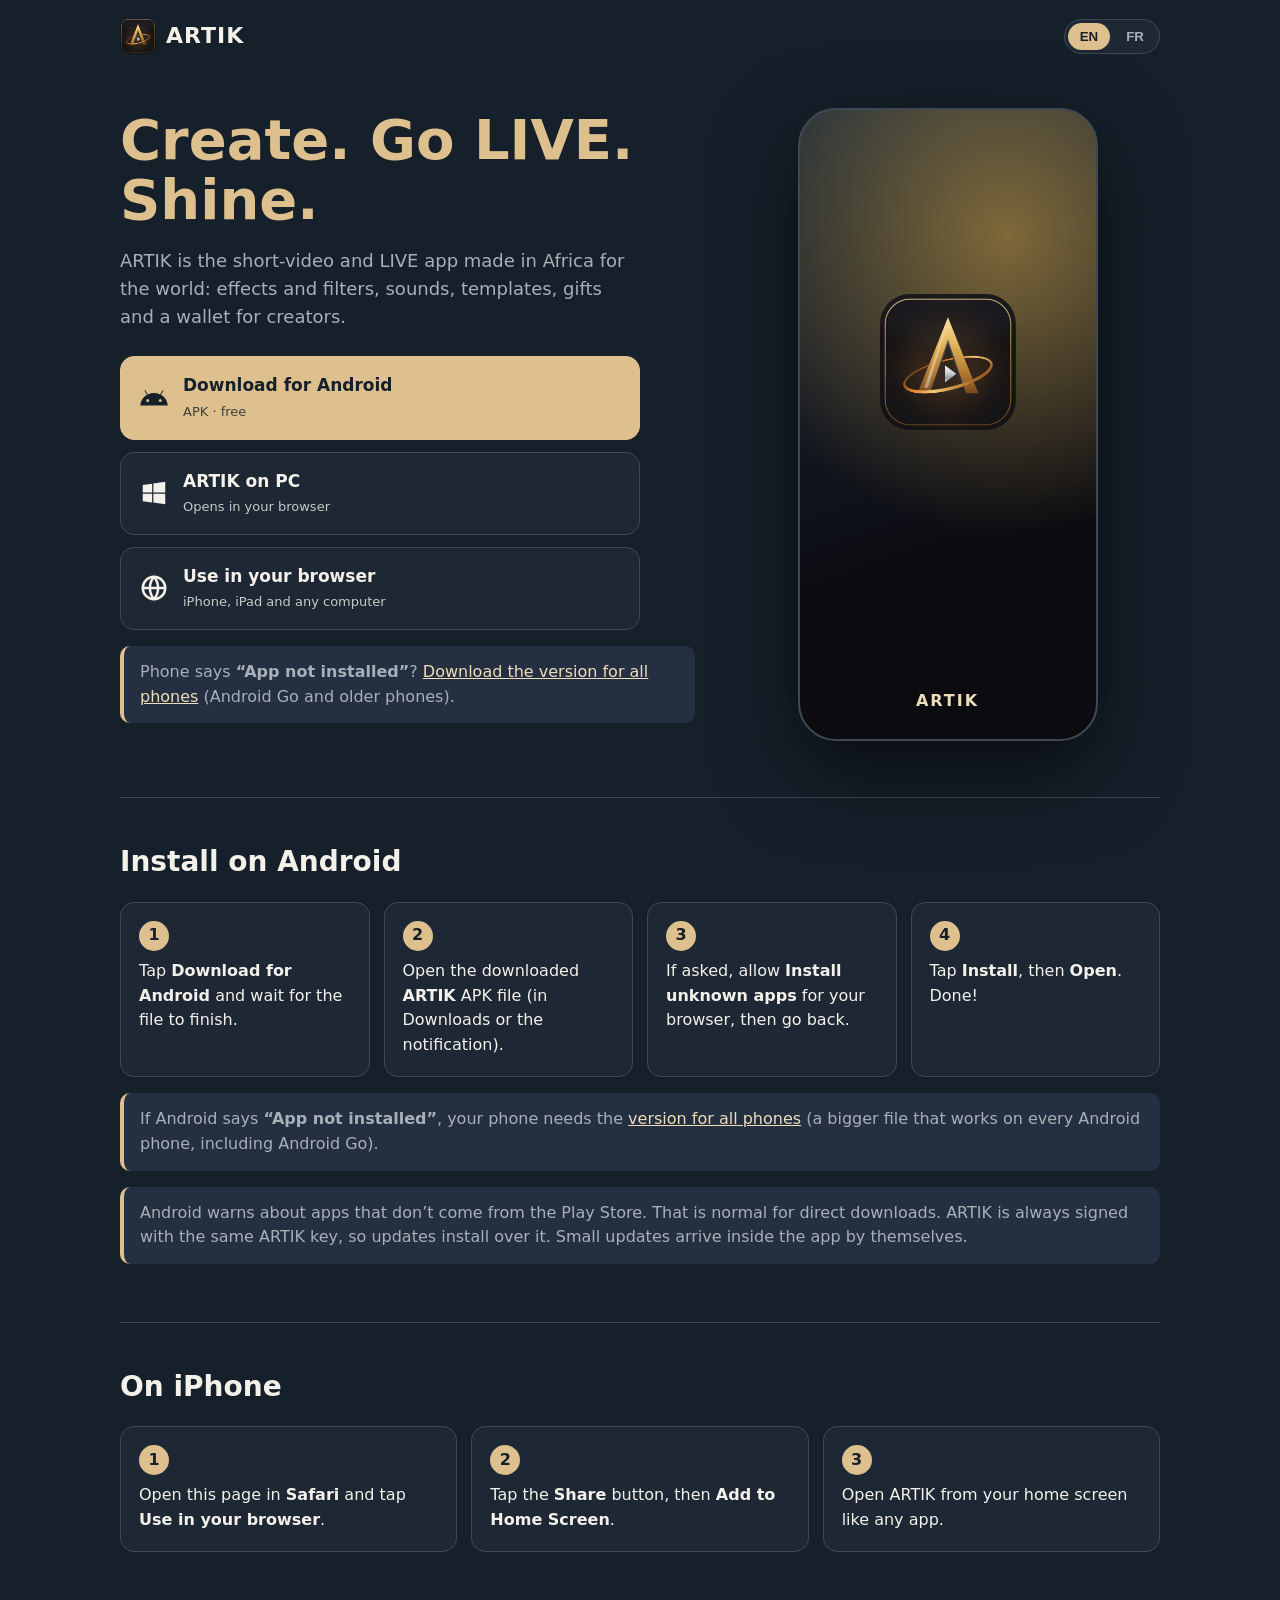
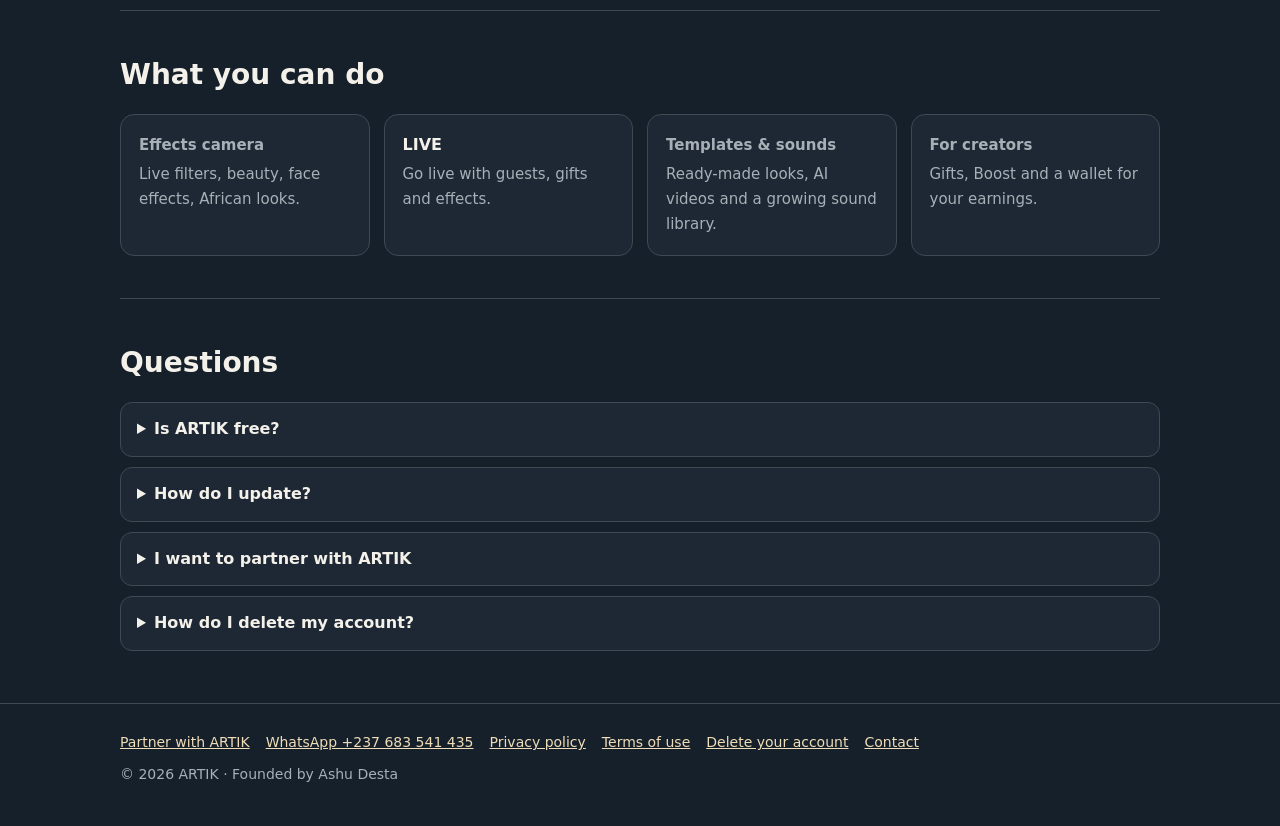
<file: index.html>
<!doctype html>
<html lang="en">
<head>
<meta charset="utf-8">
<meta name="viewport" content="width=device-width, initial-scale=1">
<title>ARTIK — Short videos &amp; LIVE app made in Africa | Download free</title>
<meta name="description" content="Download ARTIK free: short videos, LIVE with gifts, live effects camera, African looks, templates and sounds. Android, Windows and iPhone (browser). Vidéos courtes et LIVE.">
<link rel="canonical" href="https://artikapp.com/">
<meta property="og:type" content="website">
<meta property="og:site_name" content="ARTIK">
<meta property="og:url" content="https://artikapp.com/">
<meta property="og:title" content="ARTIK — Short videos &amp; LIVE app made in Africa | Download free">
<meta property="og:description" content="Download ARTIK free: short videos, LIVE with gifts, live effects camera, African looks, templates and sounds. Android, Windows and iPhone (browser). Vidéos courtes et LIVE.">
<meta property="og:image" content="https://artikapp.com/og-image.png">
<meta property="og:image:width" content="1200">
<meta property="og:image:height" content="630">
<meta property="og:locale" content="en_US">
<meta property="og:locale:alternate" content="fr_FR">
<meta name="twitter:card" content="summary_large_image">
<meta name="twitter:title" content="ARTIK — Short videos &amp; LIVE app made in Africa | Download free">
<meta name="twitter:description" content="Download ARTIK free: short videos, LIVE with gifts, live effects camera, African looks, templates and sounds. Android, Windows and iPhone (browser). Vidéos courtes et LIVE.">
<meta name="twitter:image" content="https://artikapp.com/og-image.png">
<meta name="theme-color" content="#0b0b10">
<script type="application/ld+json">[{"@context":"https://schema.org","@type":"Organization","name":"ARTIK","url":"https://artikapp.com/","logo":"https://artikapp.com/icon.png","founder":{"@type":"Person","name":"Ashu Desta"},"contactPoint":[{"@type":"ContactPoint","telephone":"+237683541435","contactType":"customer support","availableLanguage":["English","French"]}]},{"@context":"https://schema.org","@type":"SoftwareApplication","name":"ARTIK","applicationCategory":"SocialNetworkingApplication","operatingSystem":"Android, Windows, Web","description":"Short videos, LIVE, effects camera, templates, sounds and gifts. Made in Africa for the world.","url":"https://artikapp.com/","downloadUrl":"https://github.com/artik-app/artik-app.github.io/releases/latest/download/ARTIK-Android.apk","offers":{"@type":"Offer","price":"0","priceCurrency":"USD"},"image":"https://artikapp.com/og-image.png"}]</script>
<link rel="icon" href="icon.png">
<link rel="stylesheet" href="style.css">
<script>
  // Language: saved choice, else the browser's (French or English).
  (function () {
    var l = null;
    try { l = localStorage.getItem('artik.lang'); } catch (e) {}
    if (!l) l = (navigator.language || 'en').toLowerCase().indexOf('fr') === 0 ? 'fr' : 'en';
    document.documentElement.lang = l;
  })();
  function setLang(l) {
    document.documentElement.lang = l;
    try { localStorage.setItem('artik.lang', l); } catch (e) {}
    document.querySelectorAll('.lang button').forEach(function (b) { b.classList.toggle('on', b.dataset.l === l); });
  }
  document.addEventListener('DOMContentLoaded', function () { setLang(document.documentElement.lang); });
</script>
</head>
<body>
<div class="wrap"><header class="top">
  <a class="brand" href="index.html"><img src="icon.png" alt="">ARTIK</a>
  <div class="lang" role="group" aria-label="Language"><button data-l="en" onclick="setLang('en')">EN</button><button data-l="fr" onclick="setLang('fr')">FR</button></div>
</header></div>
<main class="wrap">
  <div class="hero">
    <div>
      <h1><span data-lang="en">Create. Go LIVE. <span>Shine.</span></span><span data-lang="fr">Créez. Passez en LIVE. <span>Brillez.</span></span></h1>
      <p class="lead"><span data-lang="en">ARTIK is the short-video and LIVE app made in Africa for the world: effects and filters, sounds, templates, gifts and a wallet for creators.</span><span data-lang="fr">ARTIK est l'application de vidéos courtes et de LIVE née en Afrique pour le monde : effets et filtres, sons, modèles, cadeaux et un portefeuille pour les créateurs.</span></p>
      <div class="downloads">
        <a class="dl primary" href="https://github.com/artik-app/artik-app.github.io/releases/latest/download/ARTIK-Android.apk" download><svg viewBox="0 0 24 24" fill="currentColor" aria-hidden="true"><path d="M17.6 9.48l1.84-3.18a.38.38 0 00-.66-.38l-1.86 3.22a11.5 11.5 0 00-9.84 0L5.22 5.92a.38.38 0 00-.66.38L6.4 9.48A10.8 10.8 0 001 18h22a10.8 10.8 0 00-5.4-8.52zM7 15.25a1.25 1.25 0 110-2.5 1.25 1.25 0 010 2.5zm10 0a1.25 1.25 0 110-2.5 1.25 1.25 0 010 2.5z"/></svg><span><b><span data-lang="en">Download for Android</span><span data-lang="fr">Télécharger pour Android</span></b><small><span data-lang="en">APK · free</span><span data-lang="fr">APK · gratuit</span></small></span></a>
        <a class="dl" href="/app/"><svg viewBox="0 0 24 24" fill="currentColor" aria-hidden="true"><path d="M3 5.5l7.5-1v7H3v-6zm0 13l7.5 1v-7H3v6zm8.5 1.1L21 21v-8.5h-9.5v7.1zm0-15.2v7.1H21V3l-9.5 1.4z"/></svg><span><b><span data-lang="en">ARTIK on PC</span><span data-lang="fr">ARTIK sur PC</span></b><small><span data-lang="en">Opens in your browser</span><span data-lang="fr">S’ouvre dans le navigateur</span></small></span></a>
        <a class="dl" href="app/"><svg viewBox="0 0 24 24" fill="none" stroke="currentColor" stroke-width="2" aria-hidden="true"><circle cx="12" cy="12" r="9"/><path d="M3 12h18M12 3a14 14 0 010 18M12 3a14 14 0 000 18"/></svg><span><b><span data-lang="en">Use in your browser</span><span data-lang="fr">Utiliser dans le navigateur</span></b><small><span data-lang="en">iPhone, iPad and any computer</span><span data-lang="fr">iPhone, iPad et tout ordinateur</span></small></span></a>
      </div>
      <p class="note"><span data-lang="en">Phone says <b>“App not installed”</b>? <a href="https://github.com/artik-app/artik-app.github.io/releases/latest/download/ARTIK-Android.apk" download>Download the version for all phones</a> (Android Go and older phones).</span><span data-lang="fr">Le téléphone affiche <b>« Application non installée »</b> ? <a href="https://github.com/artik-app/artik-app.github.io/releases/latest/download/ARTIK-Android.apk" download>Téléchargez la version pour tous les téléphones</a> (Android Go et anciens téléphones).</span></p>
    </div>
    <div class="phone"><img src="icon.png" alt="ARTIK"><div class="cap">ARTIK</div></div>
  </div>

  <section id="android">
    <h2><span data-lang="en">Install on Android</span><span data-lang="fr">Installer sur Android</span></h2>
    <ol class="steps">
      <li><span data-lang="en">Tap <b>Download for Android</b> and wait for the file to finish.</span><span data-lang="fr">Touchez <b>Télécharger pour Android</b> et attendez la fin du téléchargement.</span></li>
      <li><span data-lang="en">Open the downloaded <b>ARTIK</b> APK file (in Downloads or the notification).</span><span data-lang="fr">Ouvrez le fichier APK <b>ARTIK</b> téléchargé (dans Téléchargements ou la notification).</span></li>
      <li><span data-lang="en">If asked, allow <b>Install unknown apps</b> for your browser, then go back.</span><span data-lang="fr">Si demandé, autorisez <b>Installer des applis inconnues</b> pour votre navigateur, puis revenez.</span></li>
      <li><span data-lang="en">Tap <b>Install</b>, then <b>Open</b>. Done!</span><span data-lang="fr">Touchez <b>Installer</b>, puis <b>Ouvrir</b>. C’est fait !</span></li>
    </ol>
    <p class="note"><span data-lang="en">If Android says <b>“App not installed”</b>, your phone needs the <a href="https://github.com/artik-app/artik-app.github.io/releases/latest/download/ARTIK-Android.apk" download>version for all phones</a> (a bigger file that works on every Android phone, including Android Go).</span><span data-lang="fr">Si Android affiche <b>« Application non installée »</b>, votre téléphone a besoin de la <a href="https://github.com/artik-app/artik-app.github.io/releases/latest/download/ARTIK-Android.apk" download>version pour tous les téléphones</a> (un fichier plus gros qui fonctionne sur tous les Android, y compris Android Go).</span></p>
    <p class="note"><span data-lang="en">Android warns about apps that don’t come from the Play Store. That is normal for direct downloads. ARTIK is always signed with the same ARTIK key, so updates install over it. Small updates arrive inside the app by themselves.</span><span data-lang="fr">Android avertit pour les applis qui ne viennent pas du Play Store. C’est normal pour un téléchargement direct. ARTIK est toujours signée avec la même clé ARTIK, donc les mises à jour s’installent par-dessus. Les petites mises à jour arrivent toutes seules dans l’appli.</span></p>
  </section>

  <section id="iphone">
    <h2><span data-lang="en">On iPhone</span><span data-lang="fr">Sur iPhone</span></h2>
    
    <ol class="steps">
      <li><span data-lang="en">Open this page in <b>Safari</b> and tap <b>Use in your browser</b>.</span><span data-lang="fr">Ouvrez cette page dans <b>Safari</b> et touchez <b>Utiliser dans le navigateur</b>.</span></li>
      <li><span data-lang="en">Tap the <b>Share</b> button, then <b>Add to Home Screen</b>.</span><span data-lang="fr">Touchez <b>Partager</b>, puis <b>Sur l’écran d’accueil</b>.</span></li>
      <li><span data-lang="en">Open ARTIK from your home screen like any app.</span><span data-lang="fr">Ouvrez ARTIK depuis l’écran d’accueil comme une appli.</span></li>
    </ol>
  </section>

  <section>
    <h2><span data-lang="en">What you can do</span><span data-lang="fr">Ce que vous pouvez faire</span></h2>
    <div class="features">
      <div class="feature"><b><span data-lang="en">Effects camera</span><span data-lang="fr">Caméra à effets</span></b><span><span data-lang="en">Live filters, beauty, face effects, African looks.</span><span data-lang="fr">Filtres en direct, beauté, effets visage, looks africains.</span></span></div>
      <div class="feature"><b>LIVE</b><span><span data-lang="en">Go live with guests, gifts and effects.</span><span data-lang="fr">Passez en LIVE avec invités, cadeaux et effets.</span></span></div>
      <div class="feature"><b><span data-lang="en">Templates & sounds</span><span data-lang="fr">Modèles et sons</span></b><span><span data-lang="en">Ready-made looks, AI videos and a growing sound library.</span><span data-lang="fr">Looks prêts, vidéos IA et une bibliothèque de sons.</span></span></div>
      <div class="feature"><b><span data-lang="en">For creators</span><span data-lang="fr">Pour les créateurs</span></b><span><span data-lang="en">Gifts, Boost and a wallet for your earnings.</span><span data-lang="fr">Cadeaux, Boost et un portefeuille pour vos gains.</span></span></div>
    </div>
  </section>

  <section>
    <h2><span data-lang="en">Questions</span><span data-lang="fr">Questions</span></h2>
    <details><summary><span data-lang="en">Is ARTIK free?</span><span data-lang="fr">ARTIK est-elle gratuite ?</span></summary><p><span data-lang="en">Yes. Some extras (templates plans, Boost, coins for gifts) are paid inside the app.</span><span data-lang="fr">Oui. Certains extras (abonnements aux modèles, Boost, pièces pour les cadeaux) sont payants dans l’appli.</span></p></details>
    <details><summary><span data-lang="en">How do I update?</span><span data-lang="fr">Comment mettre à jour ?</span></summary><p><span data-lang="en">Most updates arrive inside the app (“New version ready — Restart”). For big updates, ARTIK tells you to download the new version here.</span><span data-lang="fr">La plupart des mises à jour arrivent dans l’appli (« Nouvelle version prête — Redémarrer »). Pour les grandes mises à jour, ARTIK vous invite à télécharger la nouvelle version ici.</span></p></details>
    <details><summary><span data-lang="en">I want to partner with ARTIK</span><span data-lang="fr">Je veux devenir partenaire d’ARTIK</span></summary><p><a href="partner.html"><span data-lang="en">Brands, agencies, artists, investors: tell us about you here.</span><span data-lang="fr">Marques, agences, artistes, investisseurs : présentez-vous ici.</span></a></p></details>
    <details><summary><span data-lang="en">How do I delete my account?</span><span data-lang="fr">Comment supprimer mon compte ?</span></summary><p><a href="delete-account.html"><span data-lang="en">See the steps here.</span><span data-lang="fr">Voir les étapes ici.</span></a></p></details>
  </section>
</main>
<footer><div class="wrap">
  <nav><a href="partner.html"><span data-lang="en">Partner with ARTIK</span><span data-lang="fr">Devenir partenaire</span></a><a href="https://wa.me/237683541435">WhatsApp +237 683 541 435</a><a href="privacy.html"><span data-lang="en">Privacy policy</span><span data-lang="fr">Confidentialité</span></a><a href="terms.html"><span data-lang="en">Terms of use</span><span data-lang="fr">Conditions d'utilisation</span></a>
  <a href="delete-account.html"><span data-lang="en">Delete your account</span><span data-lang="fr">Supprimer votre compte</span></a><a href="mailto:ashdes237@gmail.com"><span data-lang="en">Contact</span><span data-lang="fr">Contact</span></a></nav>
  © 2026 ARTIK · <span data-lang="en">Founded by Ashu Desta</span><span data-lang="fr">Fondé par Ashu Desta</span>
</div></footer></body></html>
</file>
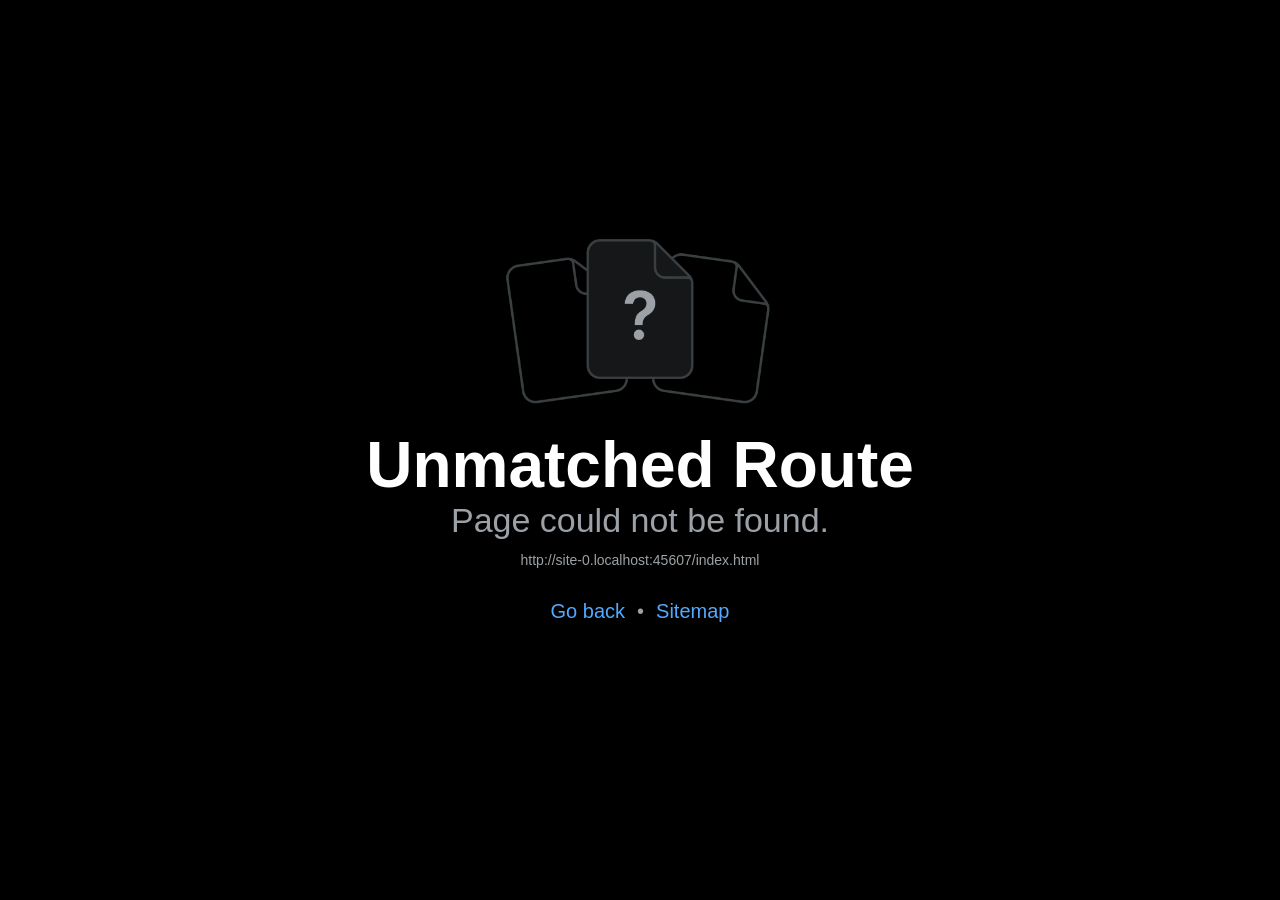
<file: app/index.html>
<!DOCTYPE html>
<html lang="en">
  <head>
    <meta charset="utf-8" />
    <meta httpEquiv="X-UA-Compatible" content="IE=edge" />
    <meta name="viewport" content="width=device-width, initial-scale=1, shrink-to-fit=no" />
    <title>ARTIK</title>
    <!-- The `react-native-web` recommended style reset: https://necolas.github.io/react-native-web/docs/setup/#root-element -->
    <style id="expo-reset">
      /* These styles make the body full-height */
      html,
      body {
        height: 100%;
      }
      /* These styles disable body scrolling if you are using <ScrollView> */
      body {
        overflow: hidden;
      }
      /* These styles make the root element full-height */
      #root {
        display: flex;
        height: 100%;
        flex: 1;
      }
    </style>
  <link rel="manifest" href="/app/manifest.webmanifest"><link rel="apple-touch-icon" href="/app/icon.png"><meta name="apple-mobile-web-app-capable" content="yes"><meta name="mobile-web-app-capable" content="yes"><meta name="apple-mobile-web-app-title" content="ARTIK"><meta name="apple-mobile-web-app-status-bar-style" content="black-translucent"><meta name="theme-color" content="#0b0b10"></head>

  <body>
    <!-- Use static rendering with Expo Router to support running without JavaScript. -->
    <noscript>
      You need to enable JavaScript to run this app.
    </noscript>
    <!-- The root element for your Expo app. -->
    <div id="root"></div>
  <script src="/app/_expo/static/js/web/entry-8a2e8503e85a720e1e9fd23adb281474.js" defer></script>
</body>
</html>
</file>
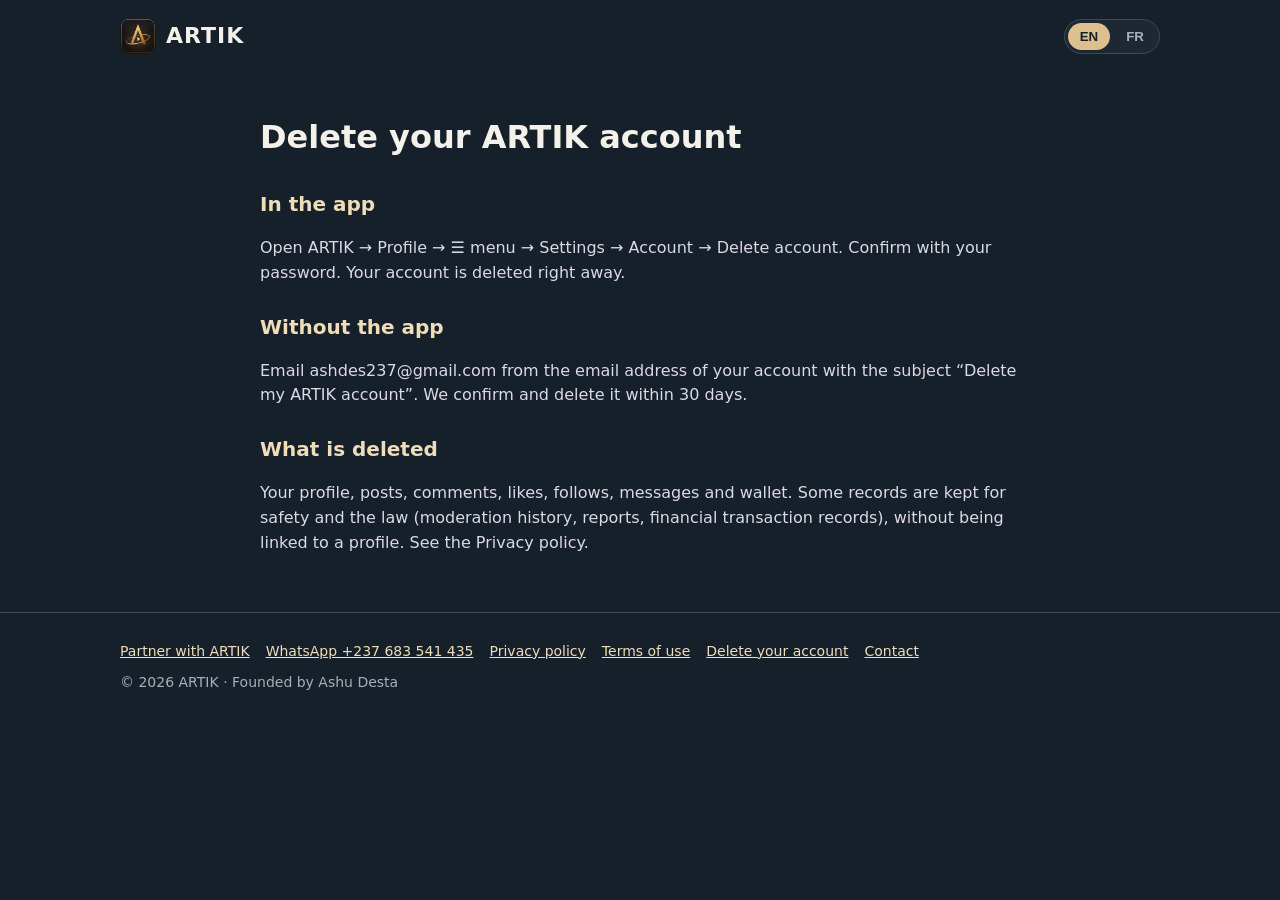
<file: delete-account.html>
<!doctype html>
<html lang="en">
<head>
<meta charset="utf-8">
<meta name="viewport" content="width=device-width, initial-scale=1">
<title>Delete your ARTIK account</title>
<meta name="description" content="How to delete your ARTIK account and data.">
<link rel="canonical" href="https://artikapp.com/delete-account.html">
<meta property="og:type" content="website">
<meta property="og:site_name" content="ARTIK">
<meta property="og:url" content="https://artikapp.com/delete-account.html">
<meta property="og:title" content="Delete your ARTIK account">
<meta property="og:description" content="How to delete your ARTIK account and data.">
<meta property="og:image" content="https://artikapp.com/og-image.png">
<meta property="og:image:width" content="1200">
<meta property="og:image:height" content="630">
<meta property="og:locale" content="en_US">
<meta property="og:locale:alternate" content="fr_FR">
<meta name="twitter:card" content="summary_large_image">
<meta name="twitter:title" content="Delete your ARTIK account">
<meta name="twitter:description" content="How to delete your ARTIK account and data.">
<meta name="twitter:image" content="https://artikapp.com/og-image.png">
<meta name="theme-color" content="#0b0b10">
<link rel="icon" href="icon.png">
<link rel="stylesheet" href="style.css">
<script>
  // Language: saved choice, else the browser's (French or English).
  (function () {
    var l = null;
    try { l = localStorage.getItem('artik.lang'); } catch (e) {}
    if (!l) l = (navigator.language || 'en').toLowerCase().indexOf('fr') === 0 ? 'fr' : 'en';
    document.documentElement.lang = l;
  })();
  function setLang(l) {
    document.documentElement.lang = l;
    try { localStorage.setItem('artik.lang', l); } catch (e) {}
    document.querySelectorAll('.lang button').forEach(function (b) { b.classList.toggle('on', b.dataset.l === l); });
  }
  document.addEventListener('DOMContentLoaded', function () { setLang(document.documentElement.lang); });
</script>
</head>
<body>
<div class="wrap"><header class="top">
  <a class="brand" href="index.html"><img src="icon.png" alt="">ARTIK</a>
  <div class="lang" role="group" aria-label="Language"><button data-l="en" onclick="setLang('en')">EN</button><button data-l="fr" onclick="setLang('fr')">FR</button></div>
</header></div>
<main class="wrap doc">
  <h1><span data-lang="en">Delete your ARTIK account</span><span data-lang="fr">Supprimer votre compte ARTIK</span></h1>
  <h2><span data-lang="en">In the app</span><span data-lang="fr">Dans l’appli</span></h2>
  <p><span data-lang="en">Open ARTIK → Profile → ☰ menu → Settings → Account → Delete account. Confirm with your password. Your account is deleted right away.</span><span data-lang="fr">Ouvrez ARTIK → Profil → menu ☰ → Paramètres → Compte → Supprimer le compte. Confirmez avec votre mot de passe. Le compte est supprimé immédiatement.</span></p>
  <h2><span data-lang="en">Without the app</span><span data-lang="fr">Sans l’appli</span></h2>
  <p><span data-lang="en">Email ashdes237@gmail.com from the email address of your account with the subject “Delete my ARTIK account”. We confirm and delete it within 30 days.</span><span data-lang="fr">Écrivez à ashdes237@gmail.com depuis l’adresse e-mail de votre compte avec l’objet « Supprimer mon compte ARTIK ». Nous confirmons et supprimons sous 30 jours.</span></p>
  <h2><span data-lang="en">What is deleted</span><span data-lang="fr">Ce qui est supprimé</span></h2>
  <p><span data-lang="en">Your profile, posts, comments, likes, follows, messages and wallet. Some records are kept for safety and the law (moderation history, reports, financial transaction records), without being linked to a profile. See the Privacy policy.</span><span data-lang="fr">Votre profil, publications, commentaires, j’aime, abonnements, messages et portefeuille. Certains enregistrements sont gardés pour la sécurité et la loi (historique de modération, signalements, transactions financières), sans lien avec un profil. Voir la politique de confidentialité.</span></p>
</main>
<footer><div class="wrap">
  <nav><a href="partner.html"><span data-lang="en">Partner with ARTIK</span><span data-lang="fr">Devenir partenaire</span></a><a href="https://wa.me/237683541435">WhatsApp +237 683 541 435</a><a href="privacy.html"><span data-lang="en">Privacy policy</span><span data-lang="fr">Confidentialité</span></a><a href="terms.html"><span data-lang="en">Terms of use</span><span data-lang="fr">Conditions d'utilisation</span></a>
  <a href="delete-account.html"><span data-lang="en">Delete your account</span><span data-lang="fr">Supprimer votre compte</span></a><a href="mailto:ashdes237@gmail.com"><span data-lang="en">Contact</span><span data-lang="fr">Contact</span></a></nav>
  © 2026 ARTIK · <span data-lang="en">Founded by Ashu Desta</span><span data-lang="fr">Fondé par Ashu Desta</span>
</div></footer></body></html>
</file>
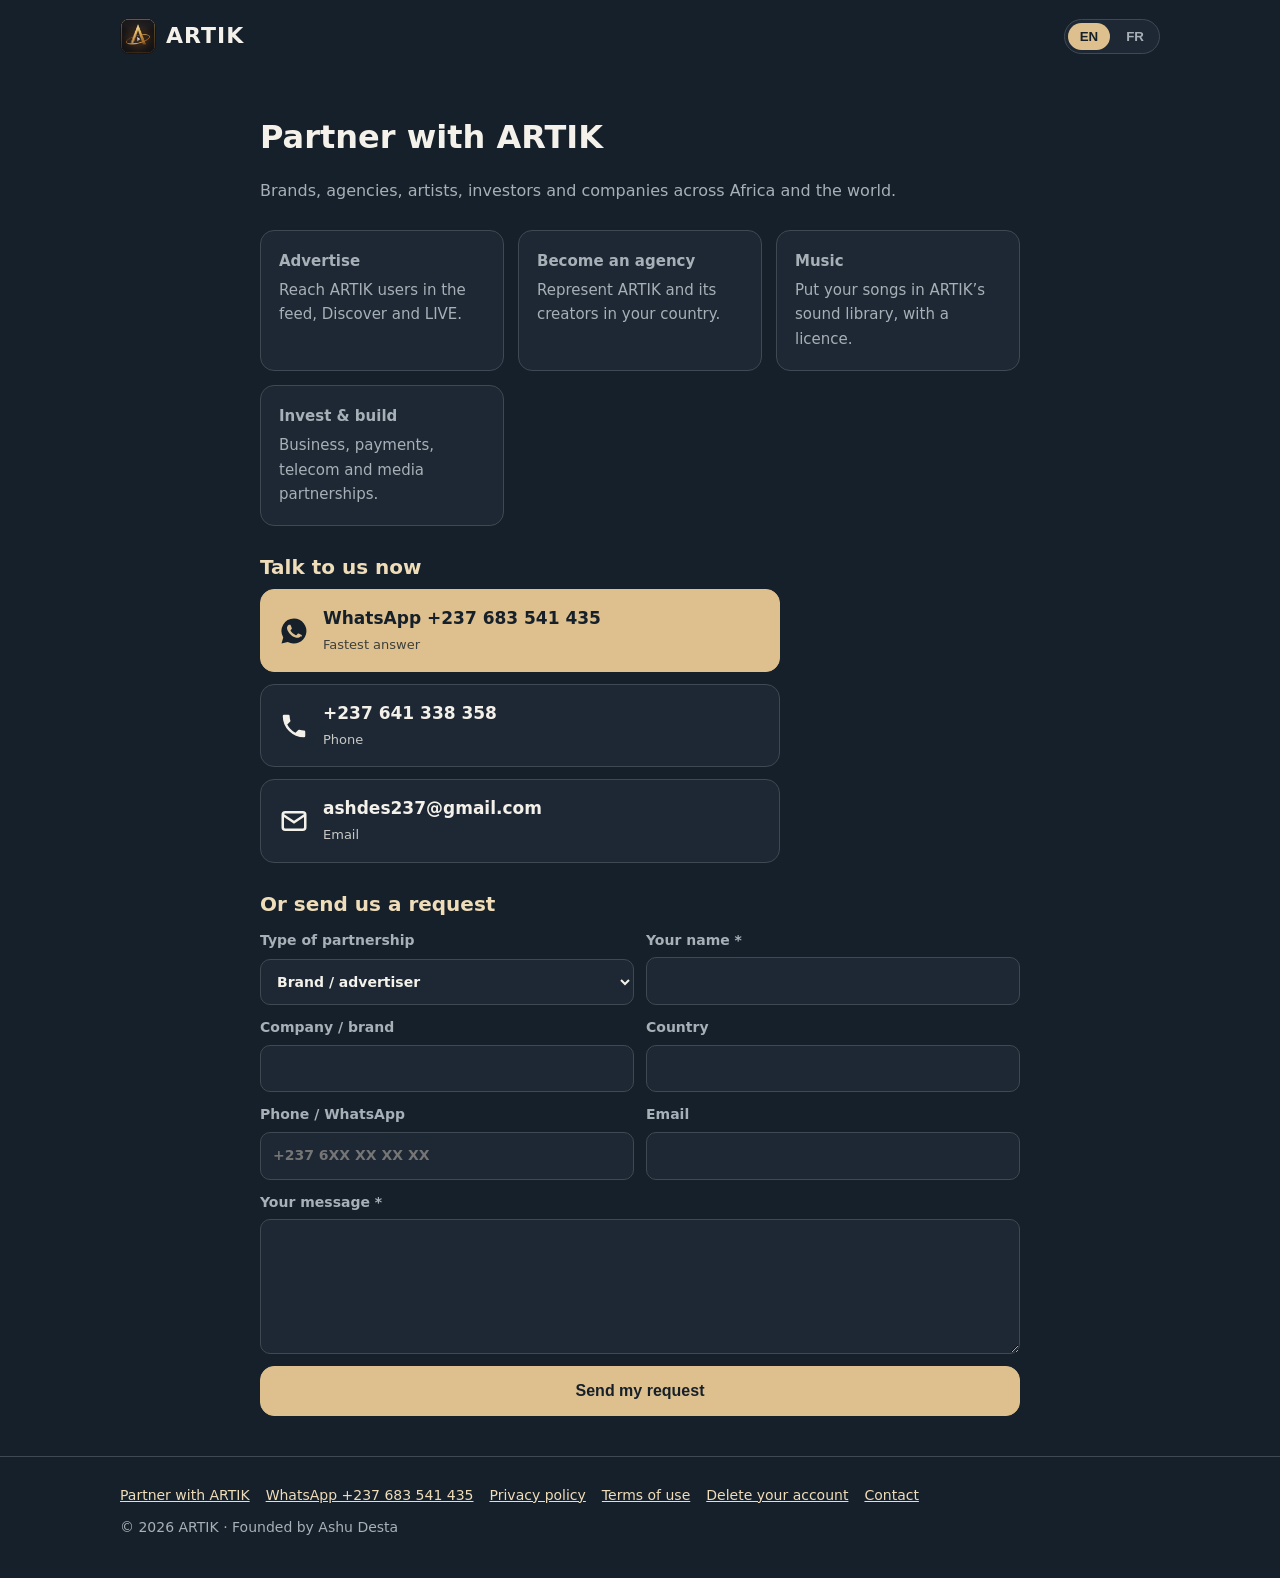
<file: partner.html>
<!doctype html>
<html lang="en">
<head>
<meta charset="utf-8">
<meta name="viewport" content="width=device-width, initial-scale=1">
<title>Partner with ARTIK — advertising, agencies, music, investors</title>
<meta name="description" content="Brands, agencies, artists, music labels, investors and companies: partner with ARTIK, the short-video and LIVE app made in Africa.">
<link rel="canonical" href="https://artikapp.com/partner.html">
<meta property="og:type" content="website">
<meta property="og:site_name" content="ARTIK">
<meta property="og:url" content="https://artikapp.com/partner.html">
<meta property="og:title" content="Partner with ARTIK — advertising, agencies, music, investors">
<meta property="og:description" content="Brands, agencies, artists, music labels, investors and companies: partner with ARTIK, the short-video and LIVE app made in Africa.">
<meta property="og:image" content="https://artikapp.com/og-image.png">
<meta property="og:image:width" content="1200">
<meta property="og:image:height" content="630">
<meta property="og:locale" content="en_US">
<meta property="og:locale:alternate" content="fr_FR">
<meta name="twitter:card" content="summary_large_image">
<meta name="twitter:title" content="Partner with ARTIK — advertising, agencies, music, investors">
<meta name="twitter:description" content="Brands, agencies, artists, music labels, investors and companies: partner with ARTIK, the short-video and LIVE app made in Africa.">
<meta name="twitter:image" content="https://artikapp.com/og-image.png">
<meta name="theme-color" content="#0b0b10">
<link rel="icon" href="icon.png">
<link rel="stylesheet" href="style.css">
<script>
  // Language: saved choice, else the browser's (French or English).
  (function () {
    var l = null;
    try { l = localStorage.getItem('artik.lang'); } catch (e) {}
    if (!l) l = (navigator.language || 'en').toLowerCase().indexOf('fr') === 0 ? 'fr' : 'en';
    document.documentElement.lang = l;
  })();
  function setLang(l) {
    document.documentElement.lang = l;
    try { localStorage.setItem('artik.lang', l); } catch (e) {}
    document.querySelectorAll('.lang button').forEach(function (b) { b.classList.toggle('on', b.dataset.l === l); });
  }
  document.addEventListener('DOMContentLoaded', function () { setLang(document.documentElement.lang); });
</script>
</head>
<body>
<div class="wrap"><header class="top">
  <a class="brand" href="index.html"><img src="icon.png" alt="">ARTIK</a>
  <div class="lang" role="group" aria-label="Language"><button data-l="en" onclick="setLang('en')">EN</button><button data-l="fr" onclick="setLang('fr')">FR</button></div>
</header></div>
<main class="wrap doc">
  <h1><span data-lang="en">Partner with ARTIK</span><span data-lang="fr">Devenir partenaire d’ARTIK</span></h1>
  <p class="date"><span data-lang="en">Brands, agencies, artists, investors and companies across Africa and the world.</span><span data-lang="fr">Marques, agences, artistes, investisseurs et entreprises, en Afrique et dans le monde.</span></p>
  <div class="features">
    <div class="feature"><b><span data-lang="en">Advertise</span><span data-lang="fr">Publicité</span></b><span><span data-lang="en">Reach ARTIK users in the feed, Discover and LIVE.</span><span data-lang="fr">Touchez les utilisateurs d’ARTIK dans le fil, Découvrir et les LIVE.</span></span></div>
    <div class="feature"><b><span data-lang="en">Become an agency</span><span data-lang="fr">Devenir agence</span></b><span><span data-lang="en">Represent ARTIK and its creators in your country.</span><span data-lang="fr">Représentez ARTIK et ses créateurs dans votre pays.</span></span></div>
    <div class="feature"><b><span data-lang="en">Music</span><span data-lang="fr">Musique</span></b><span><span data-lang="en">Put your songs in ARTIK’s sound library, with a licence.</span><span data-lang="fr">Mettez vos titres dans la bibliothèque de sons d’ARTIK, avec une licence.</span></span></div>
    <div class="feature"><b><span data-lang="en">Invest & build</span><span data-lang="fr">Investir et construire</span></b><span><span data-lang="en">Business, payments, telecom and media partnerships.</span><span data-lang="fr">Partenariats d’affaires, paiements, télécoms et médias.</span></span></div>
  </div>

  <h2><span data-lang="en">Talk to us now</span><span data-lang="fr">Parlez-nous maintenant</span></h2>
  <div class="downloads">
    <a class="dl primary" href="https://wa.me/237683541435?text=Hello%20ARTIK%2C%20I%20would%20like%20to%20partner%20with%20you.">
      <svg viewBox="0 0 24 24" fill="currentColor" aria-hidden="true"><path d="M12 2a10 10 0 00-8.6 15.1L2 22l5-1.3A10 10 0 1012 2zm5.3 14.2c-.2.6-1.3 1.2-1.8 1.2-.5.1-1 .2-3.3-.7-2.8-1.1-4.6-4-4.7-4.2-.1-.2-1.1-1.5-1.1-2.9s.7-2.1 1-2.3c.3-.3.6-.3.8-.3h.6c.2 0 .4 0 .6.5l.8 2c.1.2.1.4 0 .6l-.4.6-.4.4c-.1.1-.3.3-.1.6.2.3.8 1.3 1.7 2.1 1.2 1 2.1 1.3 2.4 1.5.3.1.5.1.7-.1l.9-1.1c.2-.3.4-.2.7-.1l2 .9c.3.1.5.2.5.4.1.1.1.7-.1 1.3z"/></svg>
      <span><b>WhatsApp +237 683 541 435</b><small><span data-lang="en">Fastest answer</span><span data-lang="fr">Réponse la plus rapide</span></small></span></a>
    <a class="dl" href="tel:+237641338358"><svg viewBox="0 0 24 24" fill="currentColor" aria-hidden="true"><path d="M6.6 10.8a15.1 15.1 0 006.6 6.6l2.2-2.2a1 1 0 011-.2 11.4 11.4 0 003.6.6 1 1 0 011 1V20a1 1 0 01-1 1A17 17 0 013 4a1 1 0 011-1h3.5a1 1 0 011 1c0 1.3.2 2.5.6 3.6a1 1 0 01-.3 1z"/></svg><span><b>+237 641 338 358</b><small><span data-lang="en">Phone</span><span data-lang="fr">Téléphone</span></small></span></a>
    <a class="dl" href="mailto:ashdes237@gmail.com?subject=ARTIK%20partnership"><svg viewBox="0 0 24 24" fill="none" stroke="currentColor" stroke-width="2" aria-hidden="true"><rect x="3" y="5" width="18" height="14" rx="2"/><path d="M3 7l9 6 9-6"/></svg><span><b>ashdes237@gmail.com</b><small>Email</small></span></a>
  </div>

  <h2><span data-lang="en">Or send us a request</span><span data-lang="fr">Ou envoyez-nous une demande</span></h2>
  <form id="pf" class="pform" novalidate>
    <label><span data-lang="en">Type of partnership</span><span data-lang="fr">Type de partenariat</span>
      <select name="kind"><option value="advertiser" data-en="Brand / advertiser" data-fr="Marque / annonceur">Brand / advertiser</option><option value="agency" data-en="Agency in my country" data-fr="Agence dans mon pays">Agency in my country</option><option value="music" data-en="Artist / music label" data-fr="Artiste / label de musique">Artist / music label</option><option value="investor" data-en="Investor / business partner" data-fr="Investisseur / partenaire d’affaires">Investor / business partner</option><option value="payments" data-en="Payments" data-fr="Paiements">Payments</option><option value="telecom" data-en="Telecom" data-fr="Télécom">Telecom</option><option value="media" data-en="Media" data-fr="Médias">Media</option><option value="other" data-en="Other" data-fr="Autre">Other</option></select></label>
    <label><span data-lang="en">Your name *</span><span data-lang="fr">Votre nom *</span><input name="name" required maxlength="80" autocomplete="name"></label>
    <label><span data-lang="en">Company / brand</span><span data-lang="fr">Entreprise / marque</span><input name="company" maxlength="120" autocomplete="organization"></label>
    <label><span data-lang="en">Country</span><span data-lang="fr">Pays</span><input name="country" maxlength="60" autocomplete="country-name"></label>
    <label><span data-lang="en">Phone / WhatsApp</span><span data-lang="fr">Téléphone / WhatsApp</span><input name="phone" type="tel" maxlength="20" placeholder="+237 6XX XX XX XX" autocomplete="tel"></label>
    <label>Email<input name="email" type="email" maxlength="160" autocomplete="email"></label>
    <label class="full"><span data-lang="en">Your message *</span><span data-lang="fr">Votre message *</span><textarea name="message" required maxlength="2000" rows="5"></textarea></label>
    <label class="hp" aria-hidden="true">Website<input name="website" tabindex="-1" autocomplete="off"></label>
    <button type="submit" class="dl primary sendbtn"><span data-lang="en">Send my request</span><span data-lang="fr">Envoyer ma demande</span></button>
    <p id="pmsg" class="note" hidden></p>
  </form>
</main>
<script>
  (function () {
    var f = document.getElementById('pf'), m = document.getElementById('pmsg');
    var fr = function () { return document.documentElement.lang === 'fr'; };
    function lang() { f.querySelectorAll('option').forEach(function (o) { o.textContent = fr() ? o.dataset.fr : o.dataset.en; }); }
    lang(); document.querySelectorAll('.lang button').forEach(function (b) { b.addEventListener('click', lang); });
    function say(ok, en, frText) { m.hidden = false; m.style.borderLeftColor = ok ? '#5FBF8A' : '#E5675B'; m.textContent = fr() ? frText : en; }
    f.addEventListener('submit', async function (e) {
      e.preventDefault();
      var d = Object.fromEntries(new FormData(f));
      if (!d.name.trim() || d.message.trim().length < 10) return say(false, 'Please write your name and a message (at least 10 characters).', 'Écrivez votre nom et un message (au moins 10 caractères).');
      if (!d.phone.trim() && !d.email.trim()) return say(false, 'Please give a phone number or an email so we can answer.', 'Donnez un numéro ou un e-mail pour que nous puissions répondre.');
      var b = f.querySelector('button'); b.disabled = true;
      try {
        var r = await fetch("https://wvtwzqxyvnxkkopdbdca.supabase.co" + '/rest/v1/rpc/partner_request_submit', {
          method: 'POST',
          headers: { 'Content-Type': 'application/json', apikey: "sb_publishable_nG5_3Y_5GzywrFjYcw-p9g_WOsLaPwK" },
          body: JSON.stringify({ p_kind: d.kind, p_name: d.name, p_company: d.company, p_country: d.country, p_phone: d.phone, p_email: d.email, p_message: d.message, p_website: d.website }),
        });
        var j = await r.json();
        if (r.ok && j && j.ok) { f.reset(); lang(); say(true, 'Thank you! Your request was sent. ARTIK will contact you soon.', 'Merci ! Votre demande est envoyée. ARTIK vous contactera bientôt.'); }
        else say(false, (j && j.error) || 'Not sent. Please try again or write on WhatsApp.', (j && j.error) || 'Non envoyé. Réessayez ou écrivez sur WhatsApp.');
      } catch (err) {
        say(false, 'No connection. Please try again or write on WhatsApp.', 'Pas de connexion. Réessayez ou écrivez sur WhatsApp.');
      } finally { b.disabled = false; }
    });
  })();
</script>
<footer><div class="wrap">
  <nav><a href="partner.html"><span data-lang="en">Partner with ARTIK</span><span data-lang="fr">Devenir partenaire</span></a><a href="https://wa.me/237683541435">WhatsApp +237 683 541 435</a><a href="privacy.html"><span data-lang="en">Privacy policy</span><span data-lang="fr">Confidentialité</span></a><a href="terms.html"><span data-lang="en">Terms of use</span><span data-lang="fr">Conditions d'utilisation</span></a>
  <a href="delete-account.html"><span data-lang="en">Delete your account</span><span data-lang="fr">Supprimer votre compte</span></a><a href="mailto:ashdes237@gmail.com"><span data-lang="en">Contact</span><span data-lang="fr">Contact</span></a></nav>
  © 2026 ARTIK · <span data-lang="en">Founded by Ashu Desta</span><span data-lang="fr">Fondé par Ashu Desta</span>
</div></footer></body></html>
</file>
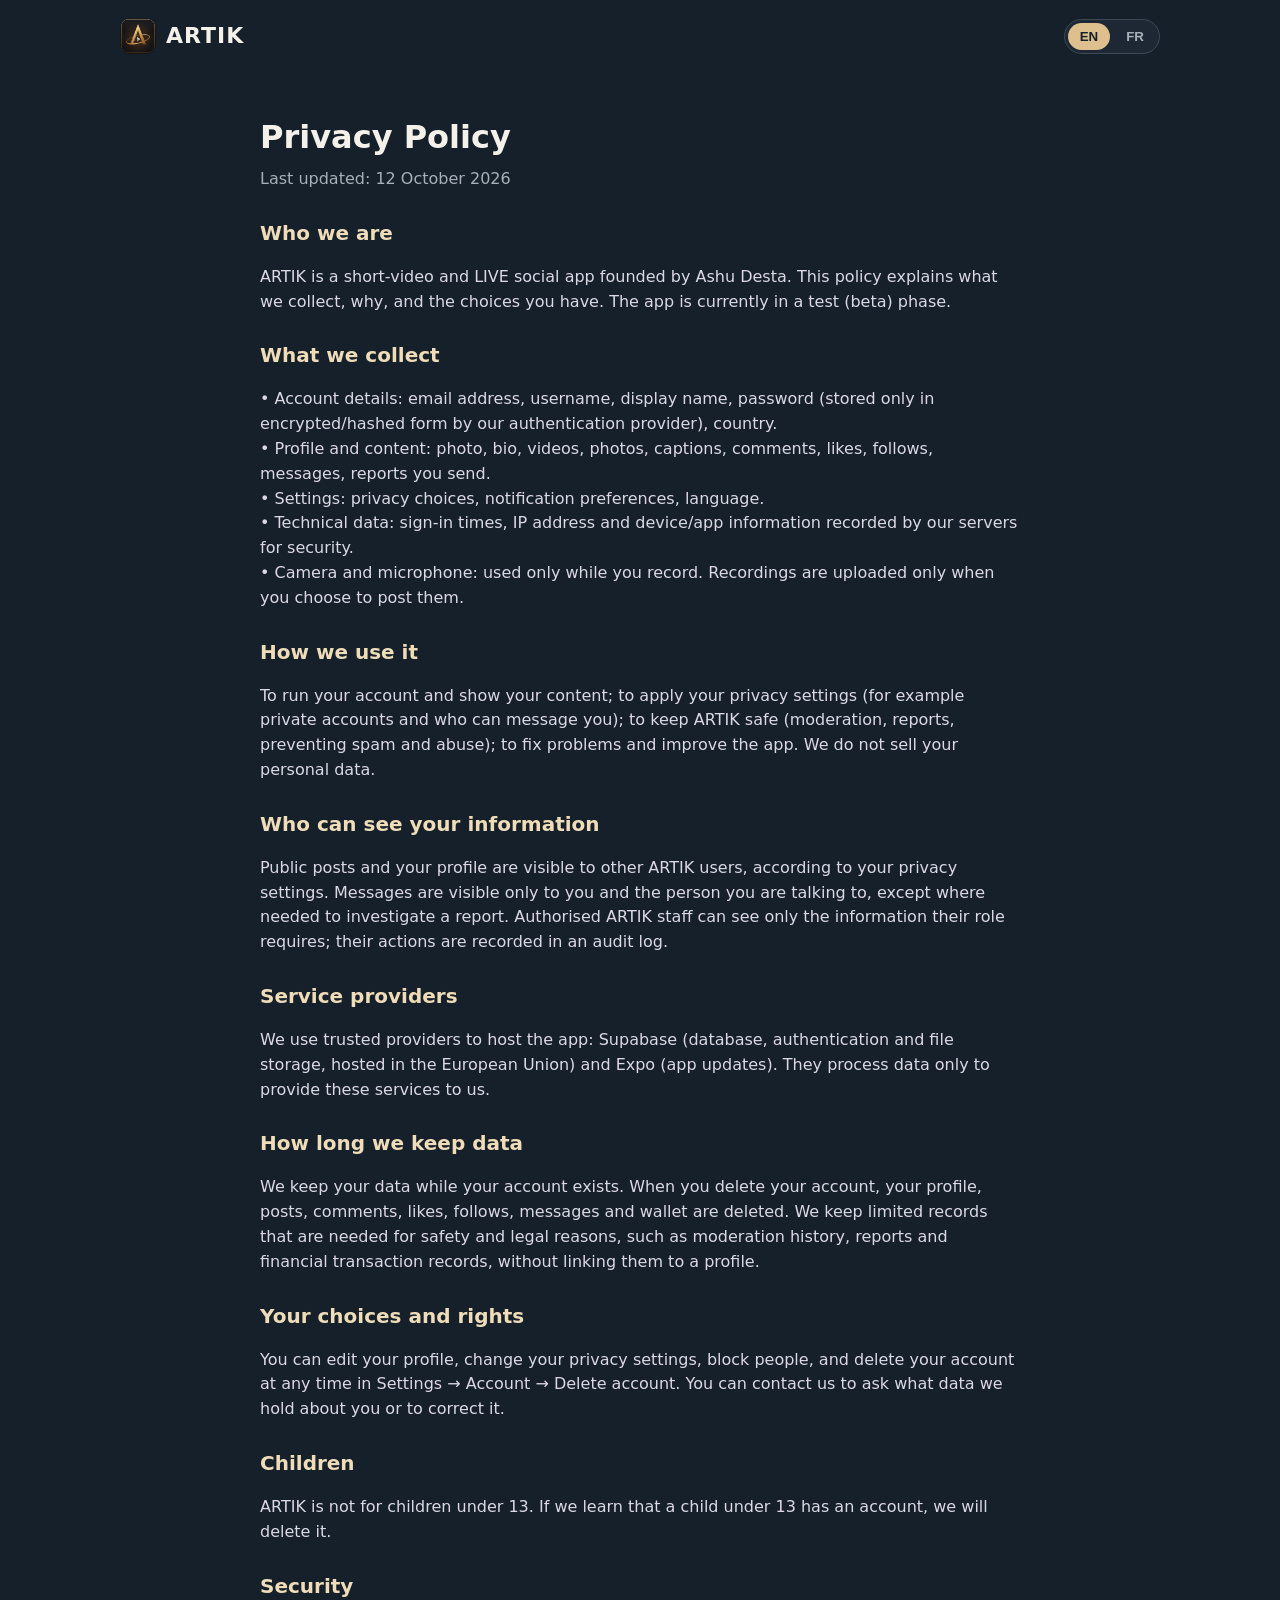
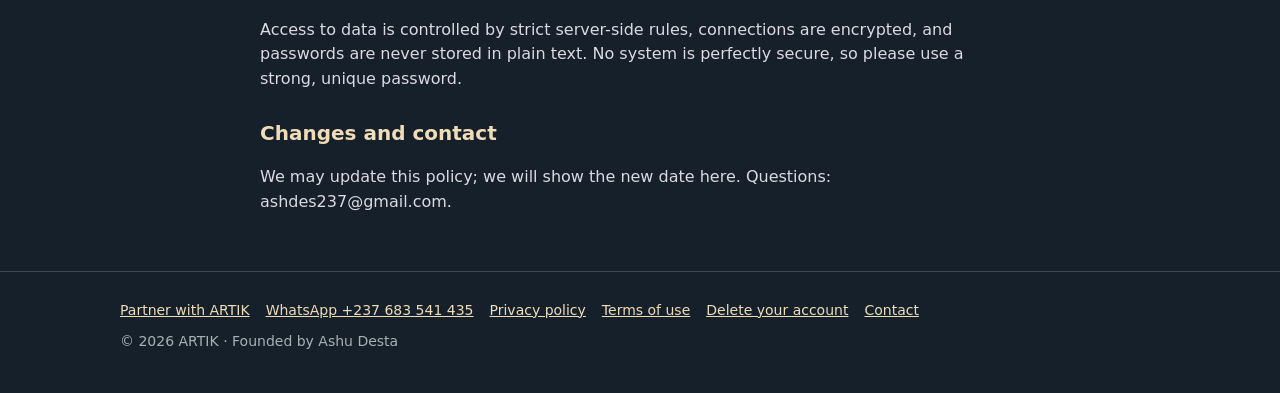
<file: privacy.html>
<!doctype html>
<html lang="en">
<head>
<meta charset="utf-8">
<meta name="viewport" content="width=device-width, initial-scale=1">
<title>Privacy Policy — ARTIK</title>
<meta name="description" content="How ARTIK collects, uses and protects your data.">
<link rel="canonical" href="https://artikapp.com/privacy.html">
<meta property="og:type" content="website">
<meta property="og:site_name" content="ARTIK">
<meta property="og:url" content="https://artikapp.com/privacy.html">
<meta property="og:title" content="Privacy Policy — ARTIK">
<meta property="og:description" content="How ARTIK collects, uses and protects your data.">
<meta property="og:image" content="https://artikapp.com/og-image.png">
<meta property="og:image:width" content="1200">
<meta property="og:image:height" content="630">
<meta property="og:locale" content="en_US">
<meta property="og:locale:alternate" content="fr_FR">
<meta name="twitter:card" content="summary_large_image">
<meta name="twitter:title" content="Privacy Policy — ARTIK">
<meta name="twitter:description" content="How ARTIK collects, uses and protects your data.">
<meta name="twitter:image" content="https://artikapp.com/og-image.png">
<meta name="theme-color" content="#0b0b10">
<link rel="icon" href="icon.png">
<link rel="stylesheet" href="style.css">
<script>
  // Language: saved choice, else the browser's (French or English).
  (function () {
    var l = null;
    try { l = localStorage.getItem('artik.lang'); } catch (e) {}
    if (!l) l = (navigator.language || 'en').toLowerCase().indexOf('fr') === 0 ? 'fr' : 'en';
    document.documentElement.lang = l;
  })();
  function setLang(l) {
    document.documentElement.lang = l;
    try { localStorage.setItem('artik.lang', l); } catch (e) {}
    document.querySelectorAll('.lang button').forEach(function (b) { b.classList.toggle('on', b.dataset.l === l); });
  }
  document.addEventListener('DOMContentLoaded', function () { setLang(document.documentElement.lang); });
</script>
</head>
<body>
<div class="wrap"><header class="top">
  <a class="brand" href="index.html"><img src="icon.png" alt="">ARTIK</a>
  <div class="lang" role="group" aria-label="Language"><button data-l="en" onclick="setLang('en')">EN</button><button data-l="fr" onclick="setLang('fr')">FR</button></div>
</header></div>
<main class="wrap doc">
  <h1>Privacy Policy</h1>
  <div class="date">Last updated: 12 October 2026</div>
  <h2>Who we are</h2><p>ARTIK is a short-video and LIVE social app founded by Ashu Desta. This policy explains what we collect, why, and the choices you have. The app is currently in a test (beta) phase.</p>
  <h2>What we collect</h2><p>• Account details: email address, username, display name, password (stored only in encrypted/hashed form by our authentication provider), country.
• Profile and content: photo, bio, videos, photos, captions, comments, likes, follows, messages, reports you send.
• Settings: privacy choices, notification preferences, language.
• Technical data: sign-in times, IP address and device/app information recorded by our servers for security.
• Camera and microphone: used only while you record. Recordings are uploaded only when you choose to post them.</p>
  <h2>How we use it</h2><p>To run your account and show your content; to apply your privacy settings (for example private accounts and who can message you); to keep ARTIK safe (moderation, reports, preventing spam and abuse); to fix problems and improve the app. We do not sell your personal data.</p>
  <h2>Who can see your information</h2><p>Public posts and your profile are visible to other ARTIK users, according to your privacy settings. Messages are visible only to you and the person you are talking to, except where needed to investigate a report. Authorised ARTIK staff can see only the information their role requires; their actions are recorded in an audit log.</p>
  <h2>Service providers</h2><p>We use trusted providers to host the app: Supabase (database, authentication and file storage, hosted in the European Union) and Expo (app updates). They process data only to provide these services to us.</p>
  <h2>How long we keep data</h2><p>We keep your data while your account exists. When you delete your account, your profile, posts, comments, likes, follows, messages and wallet are deleted. We keep limited records that are needed for safety and legal reasons, such as moderation history, reports and financial transaction records, without linking them to a profile.</p>
  <h2>Your choices and rights</h2><p>You can edit your profile, change your privacy settings, block people, and delete your account at any time in Settings → Account → Delete account. You can contact us to ask what data we hold about you or to correct it.</p>
  <h2>Children</h2><p>ARTIK is not for children under 13. If we learn that a child under 13 has an account, we will delete it.</p>
  <h2>Security</h2><p>Access to data is controlled by strict server-side rules, connections are encrypted, and passwords are never stored in plain text. No system is perfectly secure, so please use a strong, unique password.</p>
  <h2>Changes and contact</h2><p>We may update this policy; we will show the new date here. Questions: ashdes237@gmail.com.</p>
</main>
<footer><div class="wrap">
  <nav><a href="partner.html"><span data-lang="en">Partner with ARTIK</span><span data-lang="fr">Devenir partenaire</span></a><a href="https://wa.me/237683541435">WhatsApp +237 683 541 435</a><a href="privacy.html"><span data-lang="en">Privacy policy</span><span data-lang="fr">Confidentialité</span></a><a href="terms.html"><span data-lang="en">Terms of use</span><span data-lang="fr">Conditions d'utilisation</span></a>
  <a href="delete-account.html"><span data-lang="en">Delete your account</span><span data-lang="fr">Supprimer votre compte</span></a><a href="mailto:ashdes237@gmail.com"><span data-lang="en">Contact</span><span data-lang="fr">Contact</span></a></nav>
  © 2026 ARTIK · <span data-lang="en">Founded by Ashu Desta</span><span data-lang="fr">Fondé par Ashu Desta</span>
</div></footer></body></html>
</file>
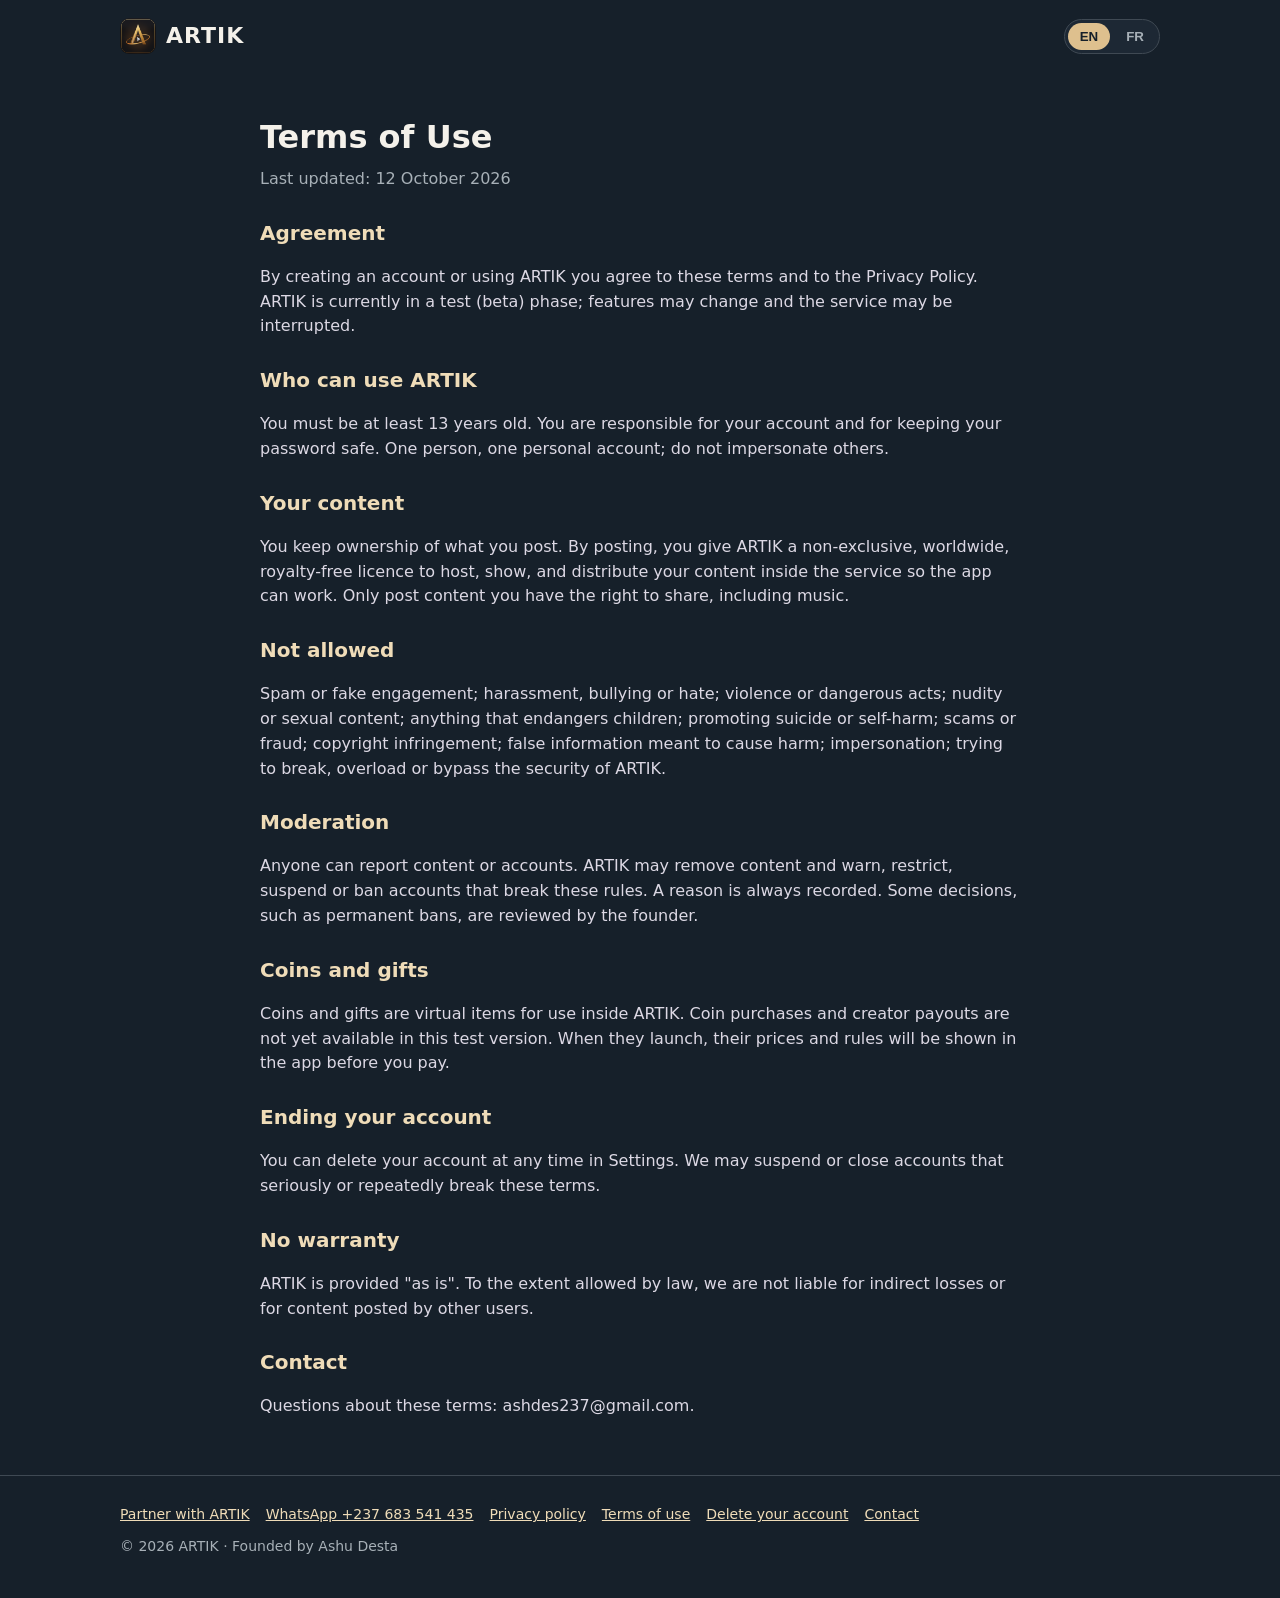
<file: terms.html>
<!doctype html>
<html lang="en">
<head>
<meta charset="utf-8">
<meta name="viewport" content="width=device-width, initial-scale=1">
<title>Terms of Use — ARTIK</title>
<meta name="description" content="The rules for using ARTIK.">
<link rel="canonical" href="https://artikapp.com/terms.html">
<meta property="og:type" content="website">
<meta property="og:site_name" content="ARTIK">
<meta property="og:url" content="https://artikapp.com/terms.html">
<meta property="og:title" content="Terms of Use — ARTIK">
<meta property="og:description" content="The rules for using ARTIK.">
<meta property="og:image" content="https://artikapp.com/og-image.png">
<meta property="og:image:width" content="1200">
<meta property="og:image:height" content="630">
<meta property="og:locale" content="en_US">
<meta property="og:locale:alternate" content="fr_FR">
<meta name="twitter:card" content="summary_large_image">
<meta name="twitter:title" content="Terms of Use — ARTIK">
<meta name="twitter:description" content="The rules for using ARTIK.">
<meta name="twitter:image" content="https://artikapp.com/og-image.png">
<meta name="theme-color" content="#0b0b10">
<link rel="icon" href="icon.png">
<link rel="stylesheet" href="style.css">
<script>
  // Language: saved choice, else the browser's (French or English).
  (function () {
    var l = null;
    try { l = localStorage.getItem('artik.lang'); } catch (e) {}
    if (!l) l = (navigator.language || 'en').toLowerCase().indexOf('fr') === 0 ? 'fr' : 'en';
    document.documentElement.lang = l;
  })();
  function setLang(l) {
    document.documentElement.lang = l;
    try { localStorage.setItem('artik.lang', l); } catch (e) {}
    document.querySelectorAll('.lang button').forEach(function (b) { b.classList.toggle('on', b.dataset.l === l); });
  }
  document.addEventListener('DOMContentLoaded', function () { setLang(document.documentElement.lang); });
</script>
</head>
<body>
<div class="wrap"><header class="top">
  <a class="brand" href="index.html"><img src="icon.png" alt="">ARTIK</a>
  <div class="lang" role="group" aria-label="Language"><button data-l="en" onclick="setLang('en')">EN</button><button data-l="fr" onclick="setLang('fr')">FR</button></div>
</header></div>
<main class="wrap doc">
  <h1>Terms of Use</h1>
  <div class="date">Last updated: 12 October 2026</div>
  <h2>Agreement</h2><p>By creating an account or using ARTIK you agree to these terms and to the Privacy Policy. ARTIK is currently in a test (beta) phase; features may change and the service may be interrupted.</p>
  <h2>Who can use ARTIK</h2><p>You must be at least 13 years old. You are responsible for your account and for keeping your password safe. One person, one personal account; do not impersonate others.</p>
  <h2>Your content</h2><p>You keep ownership of what you post. By posting, you give ARTIK a non-exclusive, worldwide, royalty-free licence to host, show, and distribute your content inside the service so the app can work. Only post content you have the right to share, including music.</p>
  <h2>Not allowed</h2><p>Spam or fake engagement; harassment, bullying or hate; violence or dangerous acts; nudity or sexual content; anything that endangers children; promoting suicide or self-harm; scams or fraud; copyright infringement; false information meant to cause harm; impersonation; trying to break, overload or bypass the security of ARTIK.</p>
  <h2>Moderation</h2><p>Anyone can report content or accounts. ARTIK may remove content and warn, restrict, suspend or ban accounts that break these rules. A reason is always recorded. Some decisions, such as permanent bans, are reviewed by the founder.</p>
  <h2>Coins and gifts</h2><p>Coins and gifts are virtual items for use inside ARTIK. Coin purchases and creator payouts are not yet available in this test version. When they launch, their prices and rules will be shown in the app before you pay.</p>
  <h2>Ending your account</h2><p>You can delete your account at any time in Settings. We may suspend or close accounts that seriously or repeatedly break these terms.</p>
  <h2>No warranty</h2><p>ARTIK is provided &quot;as is&quot;. To the extent allowed by law, we are not liable for indirect losses or for content posted by other users.</p>
  <h2>Contact</h2><p>Questions about these terms: ashdes237@gmail.com.</p>
</main>
<footer><div class="wrap">
  <nav><a href="partner.html"><span data-lang="en">Partner with ARTIK</span><span data-lang="fr">Devenir partenaire</span></a><a href="https://wa.me/237683541435">WhatsApp +237 683 541 435</a><a href="privacy.html"><span data-lang="en">Privacy policy</span><span data-lang="fr">Confidentialité</span></a><a href="terms.html"><span data-lang="en">Terms of use</span><span data-lang="fr">Conditions d'utilisation</span></a>
  <a href="delete-account.html"><span data-lang="en">Delete your account</span><span data-lang="fr">Supprimer votre compte</span></a><a href="mailto:ashdes237@gmail.com"><span data-lang="en">Contact</span><span data-lang="fr">Contact</span></a></nav>
  © 2026 ARTIK · <span data-lang="en">Founded by Ashu Desta</span><span data-lang="fr">Fondé par Ashu Desta</span>
</div></footer></body></html>
</file>
<file: style.css>
:root {
  --bg: #16202a;
  --surface: #1d2834;
  --raised: #243041;
  --border: #3f4953;
  --text: #f4f1ea;
  --muted: #a7b0b7;
  --gold: #dec08e;
  --gold-light: #efdcb8;
  --on-gold: #16202a;
}
* { box-sizing: border-box; }
html { scroll-behavior: smooth; }
body {
  margin: 0;
  background: var(--bg);
  color: var(--text);
  font-family: system-ui, -apple-system, 'Segoe UI', Roboto, sans-serif;
  line-height: 1.55;
}
a { color: var(--gold-light); }
.wrap { width: 100%; max-width: 1080px; margin: 0 auto; padding: 0 20px; }
header.top { display: flex; align-items: center; justify-content: space-between; padding: 18px 0; }
.brand { display: flex; align-items: center; gap: 10px; text-decoration: none; color: var(--text); font-weight: 900; font-size: 22px; letter-spacing: 1px; }
.brand img { width: 36px; height: 36px; border-radius: 9px; }
.lang { display: flex; gap: 4px; background: var(--surface); border: 1px solid var(--border); border-radius: 20px; padding: 3px; }
.lang button { background: none; border: 0; color: var(--muted); font-weight: 800; padding: 6px 12px; border-radius: 16px; cursor: pointer; }
.lang button.on { background: var(--gold); color: var(--on-gold); }

.hero { display: grid; grid-template-columns: 1.15fr 0.85fr; gap: 40px; align-items: center; padding: 36px 0 56px; }
.hero h1 { font-size: clamp(34px, 6vw, 56px); line-height: 1.08; margin: 0 0 16px; }
.hero h1 span { color: var(--gold); }
.hero p.lead { color: var(--muted); font-size: 18px; margin: 0 0 26px; max-width: 520px; }
.phone { justify-self: center; width: min(300px, 80vw); aspect-ratio: 9 / 19; border-radius: 38px; border: 2px solid var(--border);
  background: radial-gradient(circle at 70% 20%, rgba(212, 166, 69, 0.55), transparent 55%), linear-gradient(160deg, #1b2a3a, #0b0b10 70%);
  position: relative; overflow: hidden; box-shadow: 0 30px 80px rgba(0, 0, 0, 0.6); }
.phone img { position: absolute; left: 50%; top: 40%; width: 46%; transform: translate(-50%, -50%); border-radius: 22%; }
.phone .cap { position: absolute; left: 0; right: 0; bottom: 26px; text-align: center; font-weight: 900; color: var(--gold-light); letter-spacing: 2px; }

.downloads { display: grid; gap: 12px; max-width: 520px; }
.dl { display: flex; align-items: center; gap: 14px; padding: 15px 18px; border-radius: 14px; text-decoration: none; color: var(--text); background: var(--surface); border: 1px solid var(--border); transition: border-color 0.15s, transform 0.15s; }
.dl:hover { border-color: var(--gold); transform: translateY(-1px); }
.dl.primary { background: var(--gold); color: var(--on-gold); border-color: var(--gold); }
.dl svg { width: 30px; height: 30px; flex: none; }
.dl b { display: block; font-size: 17px; }
.dl small { opacity: 0.8; font-size: 13px; }

section { padding: 42px 0; border-top: 1px solid var(--border); }
section h2 { font-size: 28px; margin: 0 0 18px; }
.steps { counter-reset: s; display: grid; grid-template-columns: repeat(auto-fit, minmax(220px, 1fr)); gap: 14px; padding: 0; list-style: none; }
.steps li { background: var(--surface); border: 1px solid var(--border); border-radius: 14px; padding: 18px; position: relative; }
.steps li::before { counter-increment: s; content: counter(s); display: flex; width: 30px; height: 30px; border-radius: 15px; background: var(--gold); color: var(--on-gold); font-weight: 900; align-items: center; justify-content: center; margin-bottom: 8px; }
.note { background: var(--raised); border-left: 4px solid var(--gold); border-radius: 10px; padding: 14px 16px; color: var(--muted); }
.features { display: grid; grid-template-columns: repeat(auto-fit, minmax(220px, 1fr)); gap: 14px; }
.feature { background: var(--surface); border: 1px solid var(--border); border-radius: 14px; padding: 18px; }
.feature b { display: block; margin-bottom: 4px; }
.feature span { color: var(--muted); font-size: 15px; }
details { background: var(--surface); border: 1px solid var(--border); border-radius: 12px; padding: 14px 16px; margin-bottom: 10px; }
details summary { cursor: pointer; font-weight: 800; }
details p { color: var(--muted); margin: 10px 0 0; }
footer { padding: 28px 0 40px; color: var(--muted); font-size: 14px; border-top: 1px solid var(--border); }
footer nav { display: flex; flex-wrap: wrap; gap: 16px; margin-bottom: 10px; }

/* Legal pages */
.doc { max-width: 760px; padding: 20px 0 40px; }
.doc h1 { margin-bottom: 4px; }
.doc .date { color: var(--muted); margin-bottom: 26px; }
.doc h2 { font-size: 20px; margin: 26px 0 6px; color: var(--gold-light); }
.doc p { white-space: pre-line; color: #dcd8e4; }

[data-lang] { display: none; }
html[lang='en'] [data-lang='en'], html[lang='fr'] [data-lang='fr'] { display: revert; }

@media (max-width: 780px) {
  .hero { grid-template-columns: 1fr; padding-top: 16px; }
  .phone { order: -1; width: min(220px, 60vw); }
}

/* Partner form */
.pform { display: grid; grid-template-columns: 1fr 1fr; gap: 12px; margin-top: 10px; }
.pform label { display: grid; gap: 6px; color: var(--muted); font-weight: 700; font-size: 14px; }
.pform .full, .pform .sendbtn, .pform .note { grid-column: 1 / -1; }
.pform input, .pform select, .pform textarea { background: var(--surface); border: 1px solid var(--border); border-radius: 10px; color: var(--text); padding: 12px; font: inherit; }
.pform input:focus, .pform select:focus, .pform textarea:focus { outline: 2px solid var(--gold); border-color: var(--gold); }
.pform .hp { position: absolute; left: -10000px; width: 1px; height: 1px; overflow: hidden; }
.sendbtn { justify-content: center; font-weight: 900; font-size: 16px; cursor: pointer; }
.sendbtn:disabled { opacity: 0.6; }
@media (max-width: 640px) { .pform { grid-template-columns: 1fr; } }
</file>
